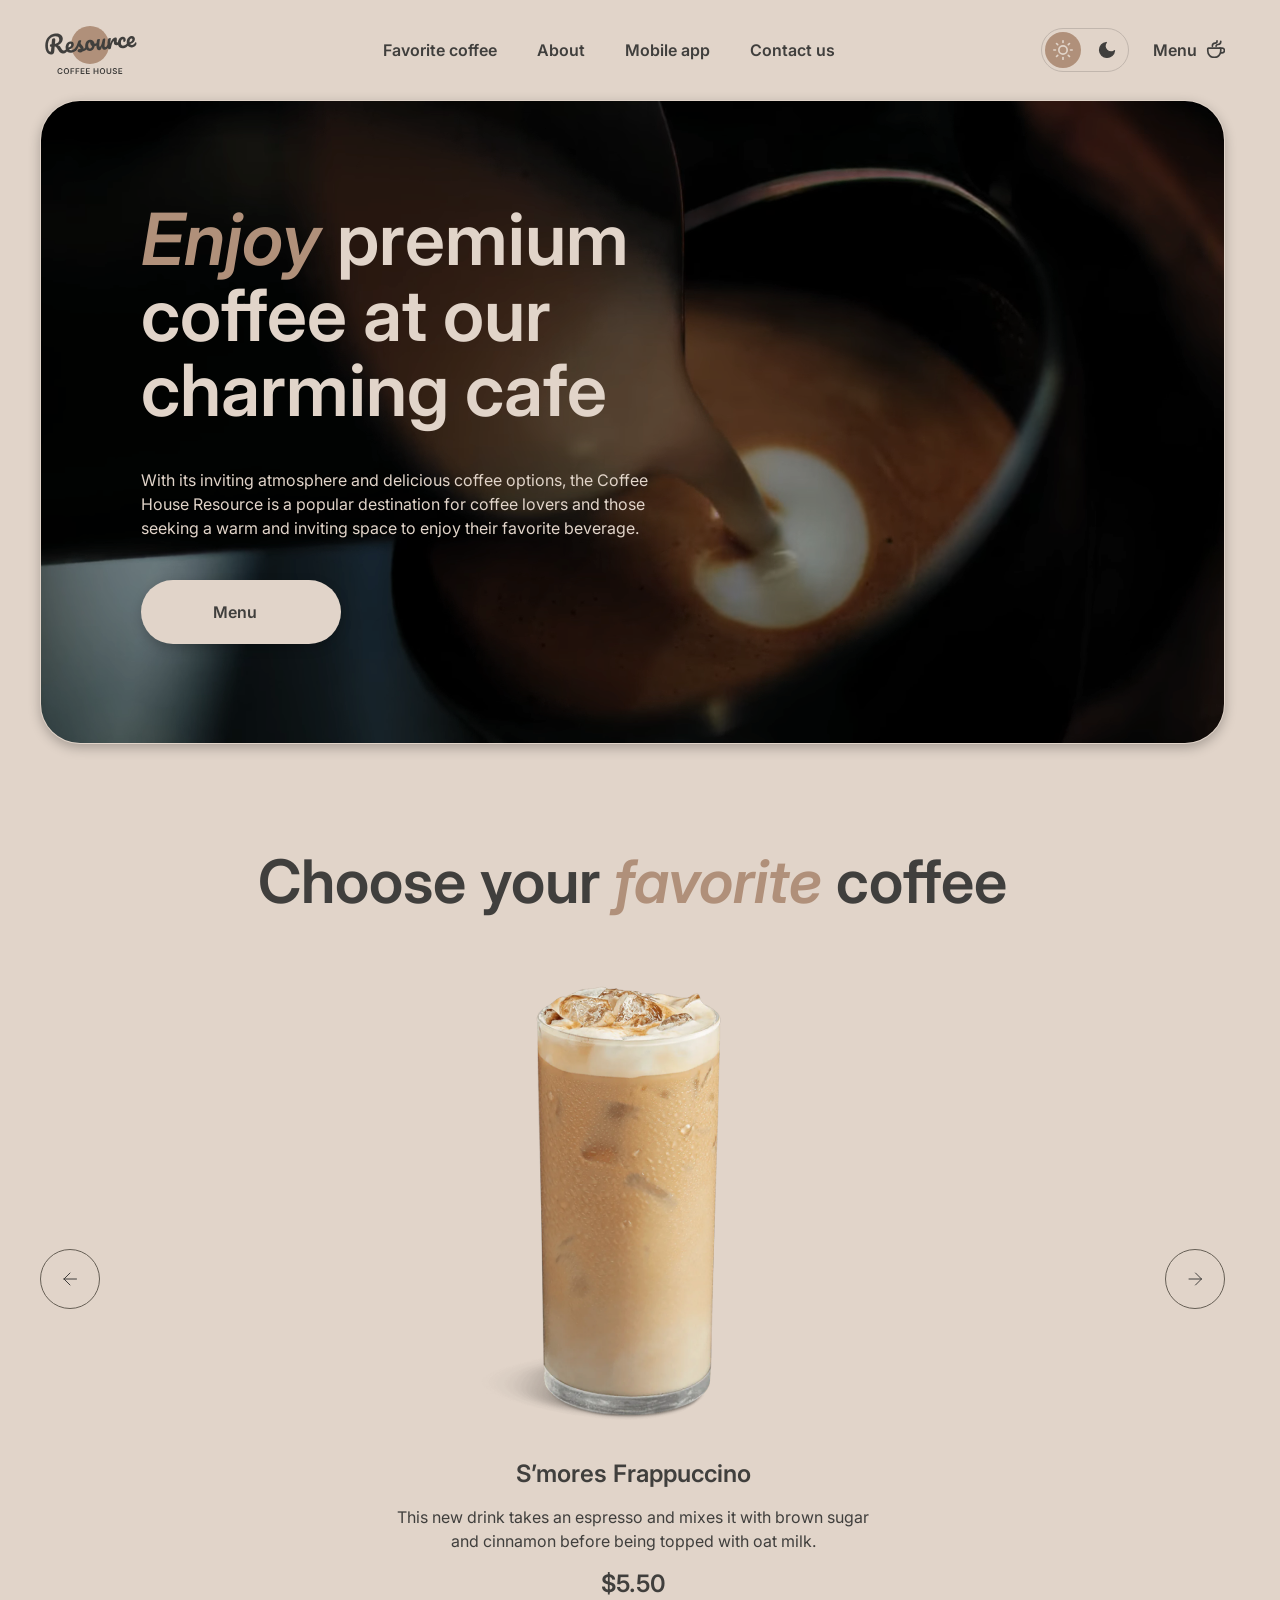
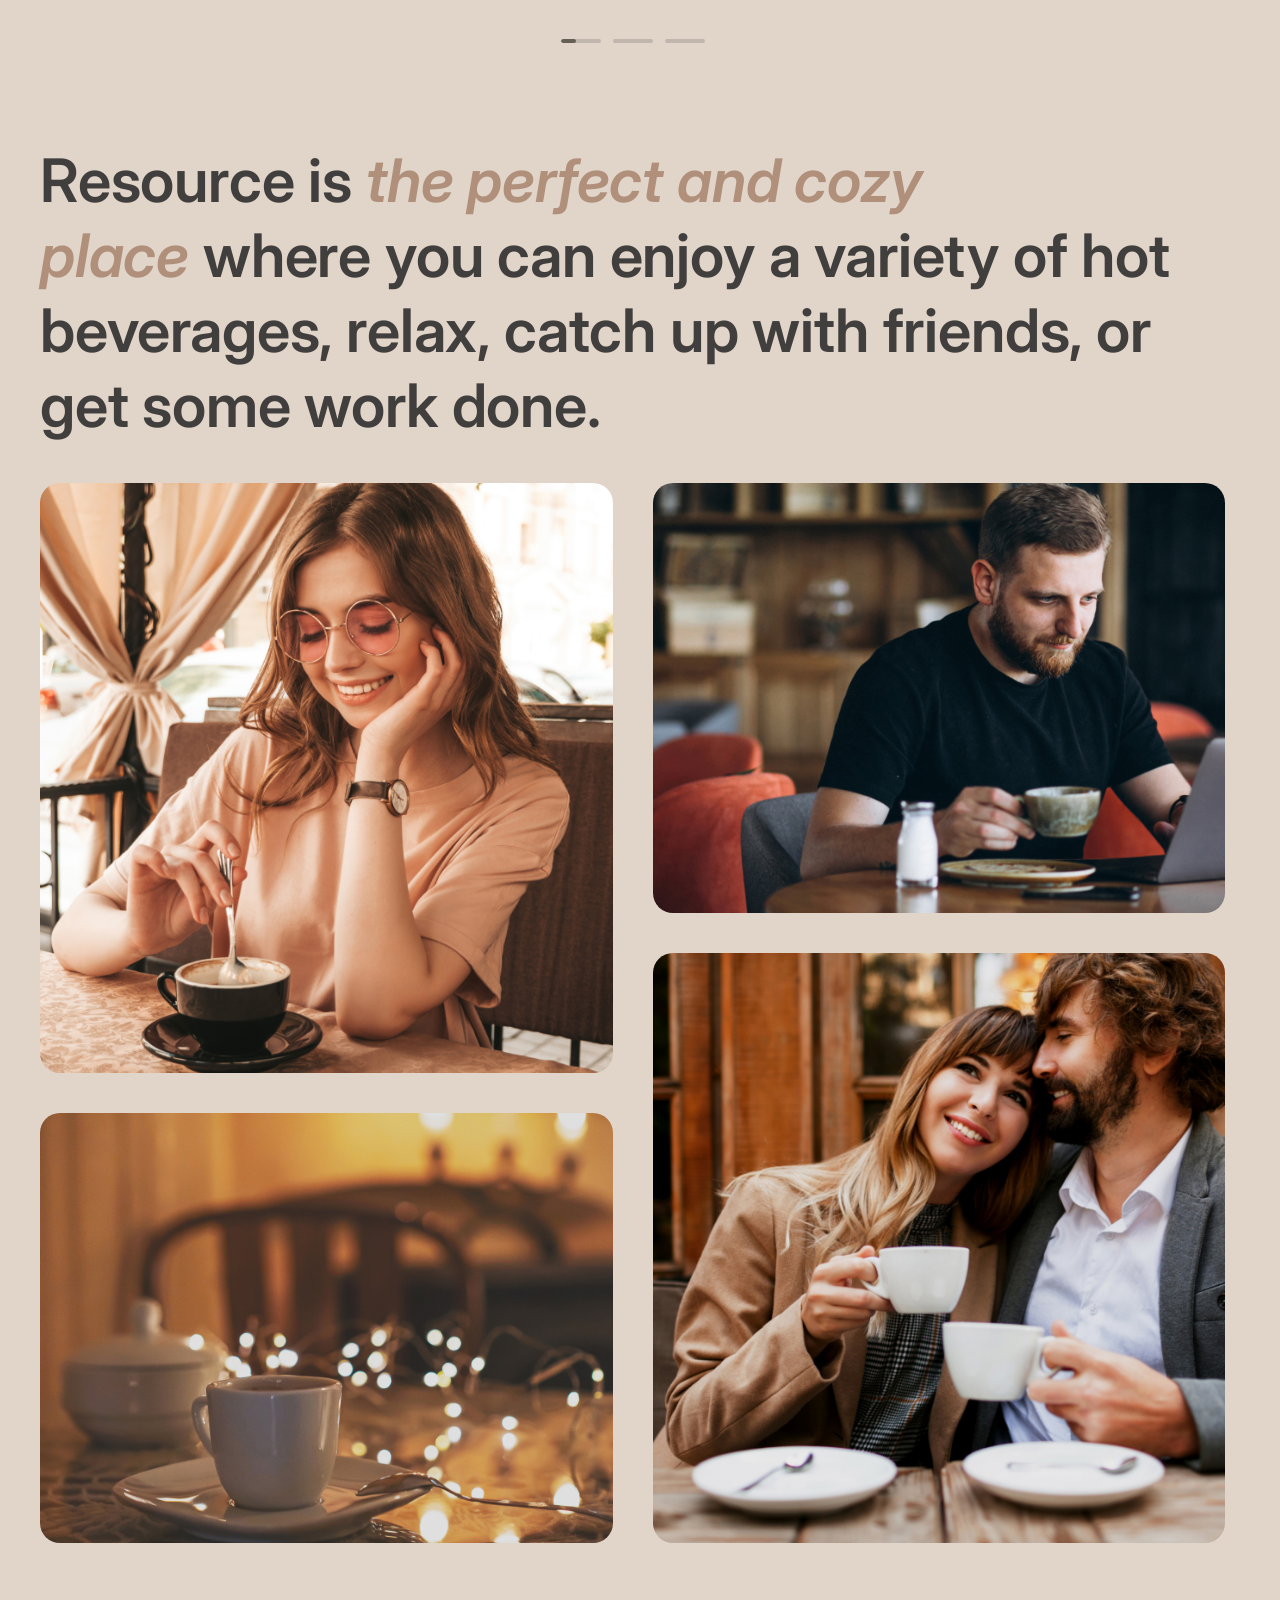
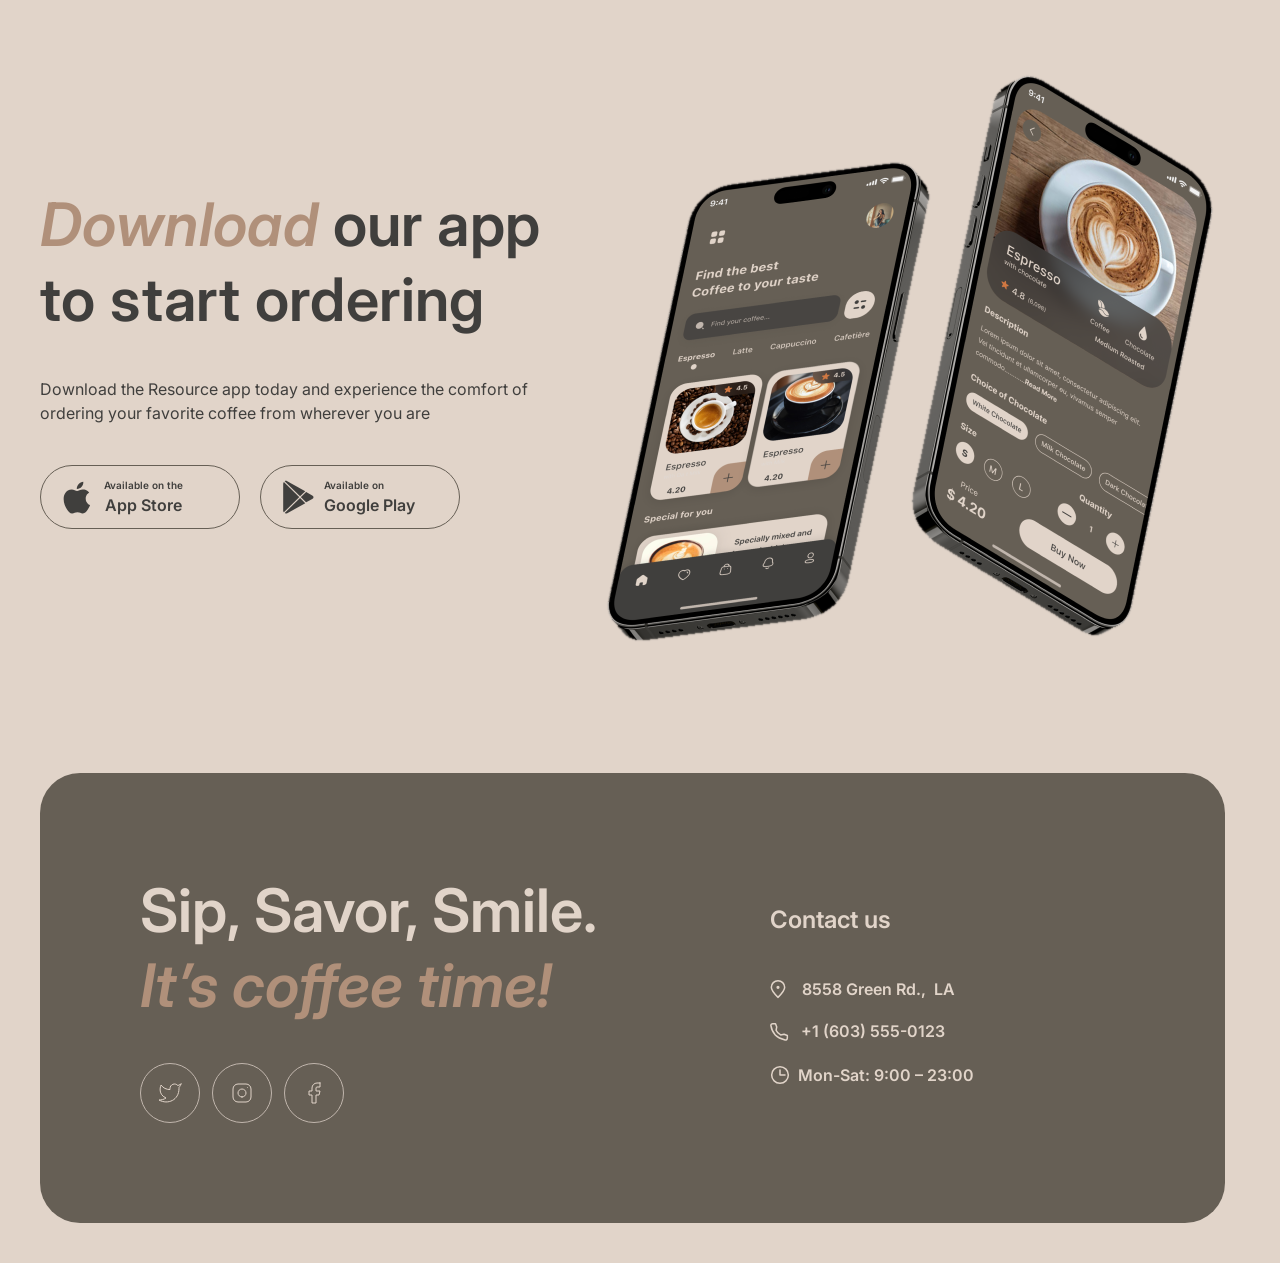
<file: pages/main/index.html>
<!doctype html>
<html lang="en">
  <head>
    <meta charset="UTF-8">
    <meta http-equiv="X-UA-Compatible" content="IE=edge">
    <meta name="viewport" content="width=device-width, initial-scale=1.0">
    <title>Coffee-house | Main page</title>
    <link rel="icon" type="image/png" href="../../assets/favicon.png">
    <link rel="stylesheet" href="../../styles/modern-normalize.css">
    <link rel="stylesheet" href="../../styles/variables.css">
    <link rel="stylesheet" href="../../styles/common.css">
    <link rel="stylesheet" href="../../styles/theme.css">
    <link rel="stylesheet" href="../../pages/main/style.css">
    <link rel="stylesheet" href="../../pages/main/media.css">
    <script src="../../scripts/theme.js"></script>
    <script src="../../scripts/burger.js" defer></script>
    <script src="./scripts/slider.js" defer></script>
  </head>

  <body>
    <div class="container">
      <header class="header">
        <div class="header__logo">
          <a href="../../pages/main/index.html" class="header__logo-link">
            <img
              src="../../assets/icons/logo.svg"
              alt="header-logo"
              class="header__logo-img header__logo-img--light">
            <img
              src="../../assets/icons/logo-dark.svg"
              alt="header-logo"
              class="header__logo-img header__logo-img--dark">
          </a>
        </div>
        <div class="header-menu-container">
          <input id="menu__toggle" type="checkbox">
          <label class="m-menu__overlay" for="menu__toggle"></label>
          <nav class="menu">
            <ul class="menu__list">
              <li class="menu__item">
                <a href="#favorite" class="menu__link">Favorite coffee</a>
              </li>
              <li class="menu__item">
                <a href="#about" class="menu__link">About</a>
              </li>
              <li class="menu__item">
                <a href="#download" class="menu__link">Mobile app</a>
              </li>
              <li class="menu__item">
                <a href="#footer" class="menu__link">Contact us</a>
              </li>
            </ul>
            <div class="coffee-menu coffee-menu--mobile">
              <a href="../../pages/menu/index.html" class="coffee__menu-link">
                <span class="coffee-menu__text">Menu</span>
                <svg
                  width="18"
                  height="18"
                  viewBox="0 0 18 18"
                  fill="none"
                  xmlns="http://www.w3.org/2000/svg"
                >
                  <path
                    d="M14.167 9.76667V11.6667C14.167 14.8883 11.5553 17.5 8.33366 17.5C5.112 17.5 2.50033 14.8883 2.50033 11.6667V9.76667C2.50033 9.4353 2.76896 9.16667 3.10033 9.16667H13.567C13.8984 9.16667 14.167 9.4353 14.167 9.76667Z"
                    stroke="currentColor"
                    stroke-width="1.5"
                    stroke-linecap="round"
                    stroke-linejoin="round"
                  />
                  <path
                    d="M10.0003 7.50008C10.0003 6.66675 10.5956 5.83341 11.786 5.83341V5.83341C13.101 5.83341 14.167 4.76743 14.167 3.45246V2.91675"
                    stroke="currentColor"
                    stroke-width="1.5"
                    stroke-linecap="round"
                    stroke-linejoin="round"
                  />
                  <path
                    d="M6.66634 7.5V7.08333C6.66634 5.70262 7.78563 4.58333 9.16634 4.58333V4.58333C10.0868 4.58333 10.833 3.83714 10.833 2.91667V2.5"
                    stroke="currentColor"
                    stroke-width="1.5"
                    stroke-linecap="round"
                    stroke-linejoin="round"
                  />
                  <path
                    d="M13.333 9.16675H15.4163C16.5669 9.16675 17.4997 10.0995 17.4997 11.2501C17.4997 12.4007 16.5669 13.3334 15.4163 13.3334H14.1663"
                    stroke="currentColor"
                    stroke-width="1.5"
                    stroke-linecap="round"
                    stroke-linejoin="round"
                  />
                </svg>
              </a>
            </div>
          </nav>
          <div class="header-actions">
            <button
              class="theme-toggle"
              id="theme-toggle"
              type="button"
              aria-label="Switch to dark theme"
            >
              <span class="theme-toggle__thumb" aria-hidden="true"></span>
              <span class="theme-toggle__icon sun-icon" aria-hidden="true">
                <svg
                  viewBox="0 0 24 24"
                  stroke-width="2"
                  stroke-linecap="round"
                  stroke-linejoin="round"
                >
                  <circle cx="12" cy="12" r="5"></circle>
                  <line x1="12" y1="1" x2="12" y2="3"></line>
                  <line x1="12" y1="21" x2="12" y2="23"></line>
                  <line x1="4.22" y1="4.22" x2="5.64" y2="5.64"></line>
                  <line x1="18.36" y1="18.36" x2="19.78" y2="19.78"></line>
                  <line x1="1" y1="12" x2="3" y2="12"></line>
                  <line x1="21" y1="12" x2="23" y2="12"></line>
                  <line x1="4.22" y1="19.78" x2="5.64" y2="18.36"></line>
                  <line x1="18.36" y1="5.64" x2="19.78" y2="4.22"></line>
                </svg>
              </span>
              <span class="theme-toggle__icon moon-icon" aria-hidden="true">
                <svg
                  viewBox="0 0 24 24"
                  stroke-width="2"
                  stroke-linecap="round"
                  stroke-linejoin="round"
                >
                  <path
                    d="M21 12.79A9 9 0 1 1 11.21 3 7 7 0 0 0 21 12.79z"
                  ></path>
                </svg>
              </span>
            </button>
            <div class="coffee-menu coffee-menu--desktop">
              <a href="../../pages/menu/index.html" class="coffee__menu-link">
                <span class="coffee-menu__text">Menu</span>
                <svg
                  width="18"
                  height="18"
                  viewBox="0 0 18 18"
                  fill="none"
                  xmlns="http://www.w3.org/2000/svg"
                >
                  <path
                    d="M14.167 9.76667V11.6667C14.167 14.8883 11.5553 17.5 8.33366 17.5C5.112 17.5 2.50033 14.8883 2.50033 11.6667V9.76667C2.50033 9.4353 2.76896 9.16667 3.10033 9.16667H13.567C13.8984 9.16667 14.167 9.4353 14.167 9.76667Z"
                    stroke="currentColor"
                    stroke-width="1.5"
                    stroke-linecap="round"
                    stroke-linejoin="round"
                  />
                  <path
                    d="M10.0003 7.50008C10.0003 6.66675 10.5956 5.83341 11.786 5.83341V5.83341C13.101 5.83341 14.167 4.76743 14.167 3.45246V2.91675"
                    stroke="currentColor"
                    stroke-width="1.5"
                    stroke-linecap="round"
                    stroke-linejoin="round"
                  />
                  <path
                    d="M6.66634 7.5V7.08333C6.66634 5.70262 7.78563 4.58333 9.16634 4.58333V4.58333C10.0868 4.58333 10.833 3.83714 10.833 2.91667V2.5"
                    stroke="currentColor"
                    stroke-width="1.5"
                    stroke-linecap="round"
                    stroke-linejoin="round"
                  />
                  <path
                    d="M13.333 9.16675H15.4163C16.5669 9.16675 17.4997 10.0995 17.4997 11.2501C17.4997 12.4007 16.5669 13.3334 15.4163 13.3334H14.1663"
                    stroke="currentColor"
                    stroke-width="1.5"
                    stroke-linecap="round"
                    stroke-linejoin="round"
                  />
                </svg>
              </a>
            </div>
          </div>
          <label class="menu__btn" for="menu__toggle" role="button" aria-label="Open menu" aria-expanded="false">
            <span></span>
          </label>
        </div>
      </header>
      <main class="main">
        <section class="enjoy">
          <div class="enjoy-container">
            <video
              autoplay
              muted
              loop
              playsinline
              class="enjoy-video"
              poster="../../assets/images/img-hero.jpg"
            >
              <source src="../../assets/video.webm" type="video/webm">
            </video>
            <div class="enjoy-container__content">
              <h1 class="enjoy-container__title">
                <span>Enjoy&nbsp;</span>premium coffee at our charming cafe
              </h1>
              <p class="enjoy-container__subtitle">
                With its inviting atmosphere and delicious coffee options, the
                Coffee House Resource is a popular destination for coffee lovers
                and those seeking a warm and inviting space to enjoy their
                favorite beverage.
              </p>
              <a href="../../pages/menu/index.html" class="enjoy-content__btn">
                <span class="enjoy-btn__text">Menu</span>
                <img
                  class="enjoy-btn__image"
                  src="../../assets/images/menu-coffee-cup.png"
                  alt="a cup of coffee">
              </a>
            </div>
          </div>
        </section>
        <section class="favorite" id="favorite">
          <div class="favorite-container">
            <h2 class="favorite-container__title">
              Choose your <span>favorite</span> coffee
            </h2>
            <div class="favorite-container__slider" role="region" aria-label="Coffee slider">
              <div class="main-slide">
                <button class="main-slide__btn arrow-left" type="button" aria-label="Previous slide">
                  <svg
                    width="14"
                    height="14"
                    viewBox="0 0 14 14"
                    fill="none"
                    xmlns="http://www.w3.org/2000/svg"
                  >
                    <path
                      d="M13.5 7H1M1 7L7 1M1 7L7 13"
                      stroke="#403F3D"
                      stroke-linecap="round"
                      stroke-linejoin="round"
                    />
                  </svg>
                </button>
                <div class="favorite__view-area">
                  <div class="favorite-slider">
                    <div class="main-slide__card">
                      <div class="slider-card__img">
                        <img
                          src="../../assets/images/slider-1.png"
                          alt="Frappuccino slide">
                      </div>
                      <div class="slider-card__desc">
                        <h3 class="slider-desc__title">
                          S&rsquo;mores Frappuccino
                        </h3>
                        <p class="slider-desc__text">
                          This new drink takes an espresso and mixes it with
                          brown sugar and cinnamon before being topped with oat
                          milk.
                        </p>
                        <p class="slider-desc__price">&#36;5.50</p>
                      </div>
                    </div>
                    <div class="main-slide__card">
                      <div class="slider-card__img">
                        <img
                          src="../../assets/images/slider-2.png"
                          alt="Caramel Macchiato slide">
                      </div>
                      <div class="slider-card__desc">
                        <h3 class="slider-desc__title">Caramel Macchiato</h3>
                        <p class="slider-desc__text">
                          Fragrant and unique classic espresso with rich
                          caramel-peanut syrup, with cream under whipped thick
                          foam.
                        </p>
                        <p class="slider-desc__price">&#36;5.00</p>
                      </div>
                    </div>
                    <div class="main-slide__card">
                      <div class="slider-card__img">
                        <img
                          src="../../assets/images/slider-3.png"
                          alt="Ice coffee slide">
                      </div>
                      <div class="slider-card__desc">
                        <h3 class="slider-desc__title">Ice coffee</h3>
                        <p class="slider-desc__text">
                          A popular summer drink that tones and invigorates.
                          Prepared from coffee, milk and ice.
                        </p>
                        <p class="slider-desc__price">&#36;4.50</p>
                      </div>
                    </div>
                  </div>
                </div>
                <button class="main-slide__btn arrow-right" type="button" aria-label="Next slide">
                  <svg
                    width="14"
                    height="14"
                    viewBox="0 0 14 14"
                    fill="none"
                    xmlns="http://www.w3.org/2000/svg"
                  >
                    <path
                      d="M1 7H13.5M13.5 7L7.5 1M13.5 7L7.5 13"
                      stroke="#403F3D"
                      stroke-linecap="round"
                      stroke-linejoin="round"
                    />
                  </svg>
                </button>
              </div>
              <div class="slider-pagination">
                <button class="slider-pagination__item active" type="button" aria-label="Slide 1">
                  <span class="line"></span>
                </button>
                <button class="slider-pagination__item" type="button" aria-label="Slide 2">
                  <span class="line"></span>
                </button>
                <button class="slider-pagination__item" type="button" aria-label="Slide 3">
                  <span class="line"></span>
                </button>
              </div>
            </div>
          </div>
        </section>
        <section class="about" id="about">
          <div class="about-container">
            <h2 class="about-container__title">
              Resource is<span>&nbsp;the perfect and cozy place&nbsp;</span
              >where you can enjoy a variety of hot beverages, relax, catch up
              with friends, or get some work done.
            </h2>
            <div class="about-container__gallery">
              <div class="about-gallery__item item1">
                <img
                  src="../../assets/images/about/1.jpg"
                  alt="gallery image">
              </div>
              <div class="about-gallery__item item2">
                <img
                  src="../../assets/images/about/2.jpg"
                  alt="gallery image">
              </div>
              <div class="about-gallery__item item3">
                <img
                  src="../../assets/images/about/3.jpg"
                  alt="gallery image">
              </div>
              <div class="about-gallery__item item4">
                <img
                  src="../../assets/images/about/4.jpg"
                  alt="gallery image">
              </div>
            </div>
          </div>
        </section>
        <section class="download" id="download">
          <div class="download-container">
            <div class="download-container__left">
              <h2 class="left__title">
                <span>Download&nbsp;</span>our app to&nbsp;start ordering
              </h2>
              <p class="left__text">
                Download the Resource app today and experience the comfort of
                ordering your favorite coffee from wherever you are
              </p>
              <div class="left__btns">
                <a href="#" class="left-btn">
                  <svg
                    width="28"
                    height="33"
                    viewBox="0 0 28 33"
                    fill="none"
                    xmlns="http://www.w3.org/2000/svg"
                  >
                    <path
                      d="M22.7073 17.6307C22.6704 13.6324 26.065 11.6872 26.2203 11.5966C24.2977 8.86366 21.3178 8.49026 20.2707 8.46048C17.7679 8.20369 15.3403 9.92062 14.0654 9.92062C12.765 9.92062 10.8017 8.48529 8.68579 8.52747C5.96293 8.56841 3.41566 10.1055 2.0186 12.4923C-0.864579 17.359 1.28572 24.5108 4.04802 28.4446C5.42981 30.3712 7.04444 32.5223 9.15784 32.4466C11.2254 32.3635 11.9978 31.1614 14.4929 31.1614C16.9651 31.1614 17.6903 32.4466 19.8457 32.3983C22.0647 32.3635 23.4618 30.463 24.7952 28.519C26.392 26.3108 27.0333 24.1362 27.0588 24.0245C27.0066 24.0071 22.7493 22.4229 22.7073 17.6307Z"
                      fill="#403F3D"
                    />
                    <path
                      d="M18.6357 5.87268C19.7477 4.51675 20.5086 2.67205 20.2974 0.800049C18.6879 0.86952 16.675 1.88554 15.5159 3.21169C14.4903 4.38029 13.5742 6.29571 13.8109 8.097C15.6189 8.2285 17.4753 7.20752 18.6357 5.87268Z"
                      fill="#403F3D"
                    />
                  </svg>
                  <div class="left-btn_desc">
                    <span class="small">&nbsp;Available on the</span>
                    <span class="big">&nbsp;App Store</span>
                  </div>
                </a>
                <a href="#" class="left-btn">
                  <svg
                    width="31"
                    height="34"
                    viewBox="0 0 31 34"
                    fill="none"
                    xmlns="http://www.w3.org/2000/svg"
                  >
                    <path
                      d="M0.755796 2.20297C0.393349 2.57289 0.183594 3.14884 0.183594 3.89471V30.4994C0.183594 31.2453 0.393349 31.8212 0.755796 32.1911L0.845252 32.2723L16.1359 17.37V17.0181L0.845252 2.11575L0.755796 2.20297Z"
                      fill="#403F3D"
                    />
                    <path
                      d="M23.0776 22.34L17.9863 17.37V17.0181L23.0837 12.0482L23.1979 12.1128L29.2345 15.4617C30.9573 16.4121 30.9573 17.976 29.2345 18.9324L23.1979 22.2753L23.0776 22.34Z"
                      fill="#403F3D"
                    />
                    <path
                      d="M22.2733 23.2007L17.0617 18.1195L1.68164 33.1166C2.25384 33.7031 3.18695 33.7737 4.24807 33.1873L22.2733 23.2007Z"
                      fill="#403F3D"
                    />
                    <path
                      d="M22.2733 11.1876L4.24807 1.20103C3.18695 0.620579 2.25384 0.691254 1.68164 1.27772L17.0617 16.2688L22.2733 11.1876Z"
                      fill="#403F3D"
                    />
                  </svg>
                  <div class="left-btn_desc">
                    <span class="small">Available on</span>
                    <span class="big">Google Play</span>
                  </div>
                </a>
              </div>
            </div>
            <img
              class="download-container__right"
              src="../../assets/images/phones.png"
              alt="phones image">
          </div>
        </section>
      </main>
      <footer class="footer" id="footer">
        <div class="footer-container">
          <div class="footer-container__left">
            <h2 class="footer-container__title">
              Sip, Savor, Smile. <span>It&rsquo;s coffee time!</span>
            </h2>
            <div class="footer-container__socials">
              <a href="https://twitter.com/" target="_blank">
                <svg
                  width="24"
                  height="20"
                  viewBox="0 0 24 20"
                  fill="none"
                  xmlns="http://www.w3.org/2000/svg"
                >
                  <path
                    d="M23 1.01006C23 1.01006 20.9821 2.20217 19.86 2.54006C19.2577 1.84757 18.4573 1.35675 17.567 1.13398C16.6767 0.911216 15.7395 0.967251 14.8821 1.29451C14.0247 1.62177 13.2884 2.20446 12.773 2.96377C12.2575 3.72309 11.9877 4.62239 12 5.54006V6.54006C10.2426 6.58562 8.50127 6.19587 6.93101 5.4055C5.36074 4.61513 4.01032 3.44869 3 2.01006C3 2.01006 -1 11.0101 8 15.0101C5.94053 16.408 3.48716 17.109 1 17.0101C10 22.0101 21 17.0101 21 5.51006C20.9991 5.23151 20.9723 4.95365 20.92 4.68006C21.9406 3.67355 23 1.01006 23 1.01006Z"
                    stroke="#E1D4C9"
                    stroke-linecap="round"
                    stroke-linejoin="round"
                  />
                </svg>
              </a>
              <a href="https://instagram.com/" target="_blank">
                <svg
                  width="20"
                  height="20"
                  viewBox="0 0 20 20"
                  fill="none"
                  xmlns="http://www.w3.org/2000/svg"
                >
                  <path
                    d="M10 14C12.2091 14 14 12.2091 14 10C14 7.79086 12.2091 6 10 6C7.79086 6 6 7.79086 6 10C6 12.2091 7.79086 14 10 14Z"
                    stroke="#E1D4C9"
                    stroke-linecap="round"
                    stroke-linejoin="round"
                  />
                  <path
                    d="M1 14V6C1 3.23858 3.23858 1 6 1H14C16.7614 1 19 3.23858 19 6V14C19 16.7614 16.7614 19 14 19H6C3.23858 19 1 16.7614 1 14Z"
                    stroke="#E1D4C9"
                  />
                  <path
                    d="M15.5 4.51L15.51 4.49889"
                    stroke="#E1D4C9"
                    stroke-linecap="round"
                    stroke-linejoin="round"
                  />
                </svg>
              </a>
              <a href="https://facebook.com/" target="_blank">
                <svg
                  width="13"
                  height="22"
                  viewBox="0 0 13 22"
                  fill="none"
                  xmlns="http://www.w3.org/2000/svg"
                >
                  <path
                    d="M12 1H9C7.67392 1 6.40215 1.52678 5.46447 2.46447C4.52678 3.40215 4 4.67392 4 6V9H1V13H4V21H8V13H11L12 9H8V6C8 5.73478 8.10536 5.48043 8.29289 5.29289C8.48043 5.10536 8.73478 5 9 5H12V1Z"
                    stroke="#E1D4C9"
                    stroke-linecap="round"
                    stroke-linejoin="round"
                  />
                </svg>
              </a>
            </div>
          </div>

          <div class="footer-container__right">
            <h3 class="footer-container__text">Contact us</h3>

            <ul class="footer-container__list">
              <li class="footer-list__item">
                <a
                  href="https://www.google.com/maps/search/8558+Green+Road+Los+Angeles"
                  class="list-item__link"
                  target="_blank"
                >
                  <svg
                    width="16"
                    height="20"
                    viewBox="0 0 16 20"
                    fill="none"
                    xmlns="http://www.w3.org/2000/svg"
                  >
                    <path
                      d="M14.6663 8.33329C14.6663 12.0152 7.99967 18.3333 7.99967 18.3333C7.99967 18.3333 1.33301 12.0152 1.33301 8.33329C1.33301 4.65139 4.31778 1.66663 7.99967 1.66663C11.6816 1.66663 14.6663 4.65139 14.6663 8.33329Z"
                      stroke="#E1D4C9"
                      stroke-width="1.5"
                    />
                    <path
                      d="M8.00033 9.16667C8.46056 9.16667 8.83366 8.79357 8.83366 8.33333C8.83366 7.8731 8.46056 7.5 8.00033 7.5C7.54009 7.5 7.16699 7.8731 7.16699 8.33333C7.16699 8.79357 7.54009 9.16667 8.00033 9.16667Z"
                      fill="#E1D4C9"
                      stroke="#E1D4C9"
                      stroke-width="1.5"
                      stroke-linecap="round"
                      stroke-linejoin="round"
                    />
                  </svg>
                  &nbsp;&nbsp;8558 Green Rd.,&nbsp; LA
                </a>
              </li>
              <li class="footer-list__item">
                <a href="tel:+16035550123" class="list-item__link">
                  <svg
                    width="19"
                    height="19"
                    viewBox="0 0 19 19"
                    fill="none"
                    xmlns="http://www.w3.org/2000/svg"
                  >
                    <path
                      d="M14.0984 12.2516L10.6665 12.9166C8.34845 11.7531 6.91654 10.4166 6.08321 8.33329L6.72483 4.89154L5.51197 1.66663L2.72946 1.66663C1.60191 1.66663 0.714659 2.59958 0.901079 3.71161C1.29888 6.08454 2.37231 10.0391 5.24987 12.9166C8.27338 15.9401 12.5661 17.3318 15.1378 17.9288C16.299 18.1983 17.3332 17.2908 17.3332 16.0988L17.3332 13.4843L14.0984 12.2516Z"
                      stroke="#E1D4C9"
                      stroke-width="1.5"
                      stroke-linecap="round"
                      stroke-linejoin="round"
                    />
                  </svg>
                  &nbsp;+1 (603) 555-0123
                </a>
              </li>
              <li class="footer-list__item">
                <svg
                  width="20"
                  height="20"
                  viewBox="0 0 20 20"
                  fill="none"
                  xmlns="http://www.w3.org/2000/svg"
                >
                  <path
                    d="M10 5L10 10L15 10"
                    stroke="#E1D4C9"
                    stroke-width="1.5"
                    stroke-linecap="round"
                    stroke-linejoin="round"
                  />
                  <path
                    d="M10.0003 18.3333C14.6027 18.3333 18.3337 14.6023 18.3337 9.99996C18.3337 5.39759 14.6027 1.66663 10.0003 1.66663C5.39795 1.66663 1.66699 5.39759 1.66699 9.99996C1.66699 14.6023 5.39795 18.3333 10.0003 18.3333Z"
                    stroke="#E1D4C9"
                    stroke-width="1.5"
                    stroke-linecap="round"
                    stroke-linejoin="round"
                  />
                </svg>
                Mon-Sat: 9:00 &ndash; 23:00
              </li>
            </ul>
          </div>
        </div>
      </footer>
    </div>
  </body>
</html>
</file>
<file: styles/variables.css>
:root {
  --font-main: 'Inter', system-ui, -apple-system, sans-serif;
  /* Desktop / 1440 — exact Figma */
  --font-hero: 4.5rem; /* 72px */
  --font-h2: 3.75rem; /* 60px */
  --font-h3: 1.5rem; /* 24px */
  --font-body: 1rem;
  --font-caption: 0.625rem;

  --space-1: 0.25rem;
  --space-2: 0.5rem;
  --space-3: 0.75rem;
  --space-4: 1rem;
  --space-5: 1.25rem;
  --space-6: 1.5rem;
  --space-8: 2rem;
  --space-10: 2.5rem;
  --space-15: 3.75rem;
  --space-25: 6.25rem;

  --container-max: 1440px;
  --container-padding: 40px;

  /* Rhythm — 100px between sections on all control widths */
  --section-gap: 100px;
  --hero-pad-block: 100px;
  --hero-pad-inline: 100px;
  --footer-pad-block: 100px;
  --footer-pad-inline: 100px;
  --footer-gap: 100px;
  --about-img-height: 590px;
  --download-stack-gap: 100px;

  --radius-sm: 8px;
  --radius-md: 16px;
  --radius-lg: 20px;
  --radius-xl: 40px;
  --radius-full: 100px;

  --bg-body: #e1d4c9;
  --text-primary: #403f3d;
  --text-secondary: #403f3d;
  --text-muted: #665f55;
  --text-accent: #b0907a;
  --text-light: #e1d4c9;

  --bg-container: #665f55;
  --bg-card: #e1d4c9;
  --bg-card-inner: #e1d4c9;
  --border-color: #c1b6ad;
  --border-dark: #665f55;
  --border-light: #e1d4c9;

  --btn-bg: #e1d4c9;
  --btn-text: #403f3d;
  --btn-hover-bg: #665f55;
  --btn-hover-text: #e1d4c9;

  --active-bg: #665f55;
  --active-text: #e1d4c9;

  --pagination-bg: #c1b6ad;
  --pagination-active: #665f55;

  --modal-overlay: rgba(0, 0, 0, 0.6);
  --modal-bg: #e1d4c9;
  --shadow-color: rgba(0, 0, 0, 0.25);

  --theme-transition: background-color 0.25s ease, color 0.25s ease, border-color 0.25s ease;
}

[data-theme="dark"] {
  --bg-body: #1b1715;
  --text-primary: #e1d4c9;
  --text-secondary: #c1b6ad;
  --text-muted: #c1b6ad;
  --text-accent: #d4a373;
  --text-light: #e1d4c9;

  --bg-container: #2a2421;
  --bg-card: #231e1b;
  --bg-card-inner: #2f2824;
  --border-color: #4a4039;
  --border-dark: #d4a373;
  --border-light: #4a4039;

  --btn-bg: #231e1b;
  --btn-text: #e1d4c9;
  --btn-hover-bg: #d4a373;
  --btn-hover-text: #1b1715;

  --active-bg: #d4a373;
  --active-text: #1b1715;

  --pagination-bg: #3d3530;
  --pagination-active: #d4a373;

  --modal-overlay: rgba(0, 0, 0, 0.8);
  --modal-bg: #231e1b;
  --shadow-color: rgba(0, 0, 0, 0.5);
}

/*
  Fluid bridge 768 → 380 for values that actually change in Figma.
  Section gaps and about image height stay 100 / 590 (same in both frames).
*/
@media (max-width: 768px) {
  :root {
    --font-hero: clamp(2.625rem, 0.789rem + 7.732vw, 4.5rem); /* 42→72 */
    --font-h2: clamp(2rem, 0.286rem + 7.216vw, 3.75rem); /* 32→60 */
    /* h3 stays 24px in Figma on all breakpoints (product titles, prices) */

    --container-padding: clamp(16px, -7.5px + 6.186vw, 40px);

    --hero-pad-block: clamp(60px, 20.8px + 10.309vw, 100px);
    --hero-pad-inline: clamp(16px, -27.1px + 11.34vw, 60px);

    --footer-pad-block: clamp(60px, 20.8px + 10.309vw, 100px);
    --footer-pad-inline: clamp(16px, -27.1px + 11.34vw, 60px);
    --footer-gap: clamp(40px, -18.8px + 15.464vw, 100px);

    --download-stack-gap: clamp(40px, -18.8px + 15.464vw, 100px);
  }
}

/* 380 — hard lock to Figma mobile */
@media (max-width: 380px) {
  :root {
    --font-hero: 2.625rem; /* 42px */
    --font-h2: 2rem; /* 32px */
    --font-h3: 1.5rem; /* 24px — same as desktop in Figma */
    --container-padding: 16px;
    --section-gap: 100px;
    --hero-pad-block: 60px;
    --hero-pad-inline: 16px;
    --footer-pad-block: 60px;
    --footer-pad-inline: 16px;
    --footer-gap: 40px;
    --about-img-height: 590px;
    --download-stack-gap: 40px;
  }
}
</file>
<file: styles/common.css>
@import url('https://fonts.googleapis.com/css2?family=Inter:wght@400;600&display=swap');

*,
*::before,
*::after {
  box-sizing: border-box;
  margin: 0;
  padding: 0;
}

html {
  font-size: 100%;
  scroll-behavior: smooth;
  -webkit-text-size-adjust: 100%;
  scrollbar-gutter: stable;
}

body {
  min-height: 100vh;
  background-color: var(--bg-body);
  color: var(--text-primary);
  font-family: var(--font-main);
  font-size: var(--font-body);
  line-height: 1.5;
  font-weight: 400;
  -webkit-font-smoothing: antialiased;
  -moz-osx-font-smoothing: grayscale;
  transition: var(--theme-transition);
}

body.lock-scroll {
  overflow: hidden;
}

body.lock-scroll .enjoy-container {
  box-shadow: none;
}

a {
  color: inherit;
  text-decoration: none;
}

h1,
h2,
h3,
h4,
h5,
h6,
p {
  margin: 0;
  transition: color 0.25s ease;
}

ul,
ol {
  list-style: none;
  margin: 0;
  padding: 0;
}

button {
  font-family: inherit;
  font-size: inherit;
  color: inherit;
  background: none;
  border: none;
  cursor: pointer;
}

img,
svg,
video {
  display: block;
  max-width: 100%;
}

.container {
  width: 100%;
  max-width: var(--container-max);
  margin-inline: auto;
  padding-inline: var(--container-padding);
  padding-block: var(--space-5) var(--space-10);
}

.header {
  position: relative;
  display: flex;
  align-items: center;
  justify-content: space-between;
  width: 100%;
  height: 60px;
  margin-bottom: var(--space-5);
  z-index: 50;
}

.header__logo {
  display: flex;
  align-items: center;
  flex-shrink: 0;
}

.header__logo-link {
  position: relative;
  display: inline-block;
  width: 100px;
  height: 60px;
}

.header__logo-img {
  position: absolute;
  top: 0;
  left: 0;
  width: 100px;
  height: 60px;
  object-fit: contain;
  transition: opacity 0.25s ease;
}

.header__logo-img--dark {
  opacity: 0;
}

[data-theme="dark"] .header__logo-img--light {
  opacity: 0;
}

[data-theme="dark"] .header__logo-img--dark {
  opacity: 1;
}

.header-menu-container {
  display: flex;
  align-items: center;
  flex-grow: 1;
}

.menu {
  display: flex;
  align-items: center;
  width: 100%;
}

.menu__list {
  display: flex;
  align-items: center;
  gap: var(--space-10);
  margin-left: 27%;
}

.menu__link {
  position: relative;
  font-weight: 600;
  font-size: var(--font-body);
  color: var(--text-primary);
  padding-block: var(--space-1);
  white-space: nowrap;
  transition: color 0.3s ease;
}

.menu__link::after {
  content: '';
  position: absolute;
  bottom: 0;
  left: 0;
  width: 100%;
  height: 2px;
  background-color: var(--text-primary);
  transform: scaleX(0);
  transform-origin: center;
  transition: transform 0.3s ease;
  will-change: transform;
}

@media (hover: hover) and (pointer: fine) {
  .menu__link:hover::after {
    transform: scaleX(1);
  }
}

.menu__link.active::after {
  transform: scaleX(1);
}

.header-actions {
  display: flex;
  align-items: center;
  gap: var(--space-6);
  margin-left: auto;
  flex-shrink: 0;
}

.coffee-menu {
  display: flex;
  align-items: center;
}

.coffee-menu--mobile {
  display: none;
}

.coffee__menu-link {
  display: inline-flex;
  align-items: center;
  gap: var(--space-2);
  font-weight: 600;
  font-size: var(--font-body);
  color: var(--text-primary);
  position: relative;
  padding-block: var(--space-1);
}

.coffee__menu-link::after {
  content: '';
  position: absolute;
  bottom: 0;
  left: 0;
  width: 100%;
  height: 2px;
  background-color: var(--text-primary);
  transform: scaleX(0);
  transform-origin: center;
  transition: transform 0.3s ease;
  will-change: transform;
}

@media (hover: hover) and (pointer: fine) {
  .coffee__menu-link:hover::after {
    transform: scaleX(1);
  }
}

.coffee__menu-link svg {
  width: 20px;
  height: 20px;
  flex-shrink: 0;
  color: var(--text-primary);
  transform: translateY(-2px);
  transition: transform 0.3s ease;
}

#menu__toggle {
  position: absolute;
  opacity: 0;
  pointer-events: none;
}

.menu__btn {
  display: none;
}

.m-menu__overlay {
  display: none;
}

@media (max-width: 1080px) and (min-width: 769px) {
  .menu__list {
    margin-left: auto;
    margin-right: auto;
    gap: clamp(1rem, 2.2vw, 2rem);
  }

  .download-container {
    flex-direction: column;
    gap: var(--download-stack-gap);
  }
}

@media (max-width: 768px) {
  .header {
    position: relative;
    z-index: 10002;
  }

  .header-actions {
    display: flex;
    align-items: center;
    margin-left: auto;
    margin-right: var(--space-10);
  }

  .coffee-menu--desktop {
    display: none;
  }

  .coffee-menu--mobile {
    display: flex;
    align-items: center;
    margin-top: var(--space-10);
    margin-bottom: auto;
  }

  .menu__btn {
    display: flex;
    align-items: center;
    justify-content: center;
    width: 44px;
    height: 44px;
    border: 1px solid var(--border-dark);
    border-radius: 50%;
    cursor: pointer;
    background-color: transparent;
    z-index: 10002;
    transition: border-color 0.3s ease, background-color 0.3s ease, box-shadow 0.3s ease;
    flex-shrink: 0;
    margin-left: 0;
  }

  .menu__btn:hover {
    border-color: var(--text-accent);
    background-color: rgba(176, 144, 122, 0.12);
    box-shadow: 0 0 12px rgba(176, 144, 122, 0.3);
  }

  .menu__btn:hover>span::before,
  .menu__btn:hover>span::after {
    background-color: var(--text-accent);
  }

  [data-theme="dark"] .menu__btn:hover {
    background-color: rgba(212, 163, 115, 0.15);
    box-shadow: 0 0 14px rgba(212, 163, 115, 0.4);
  }

  .menu__btn>span {
    position: relative;
    display: block;
    width: 18px;
    height: 2px;
    background-color: transparent;
  }

  .menu__btn>span::before,
  .menu__btn>span::after {
    content: '';
    position: absolute;
    left: 0;
    width: 18px;
    height: 2px;
    background-color: var(--text-primary);
    transition:
      transform 0.35s ease,
      top 0.35s ease,
      background-color 0.3s ease;
  }

  .menu__btn>span::before {
    top: -4px;
  }

  .menu__btn>span::after {
    top: 4px;
  }

  #menu__toggle:checked~.menu__btn>span::before {
    top: 0;
    transform: rotate(45deg);
  }

  #menu__toggle:checked~.menu__btn>span::after {
    top: 0;
    transform: rotate(-45deg);
  }

  .menu {
    position: fixed;
    top: 80px;
    right: -100%;
    width: 100%;
    height: calc(100vh - 80px);
    height: calc(100dvh - 80px);
    background-color: var(--bg-body);
    display: flex;
    flex-direction: column;
    align-items: center;
    justify-content: flex-start;
    padding-inline: var(--space-8);
    padding-block: clamp(2rem, 5vh, 3.5rem);
    overflow-y: auto;
    z-index: 10000;
    visibility: hidden;
    transition:
      right 0.4s cubic-bezier(0.16, 1, 0.3, 1),
      visibility 0.4s ease,
      background-color 0.25s ease;
  }

  #menu__toggle:checked~.menu {
    right: 0;
    visibility: visible;
  }

  .menu__list {
    flex-direction: column;
    align-items: center;
    gap: var(--space-8);
    width: 100%;
    margin: 0;
    margin-top: auto;
  }

  .menu__link,
  .coffee__menu-link {
    font-size: 2rem;
    line-height: 1.25;
    padding-block: var(--space-2);
  }

  .coffee__menu-link svg {
    width: 32px;
    height: 32px;
    transform: translateY(-3px);
  }

  .m-menu__overlay {
    display: none;
  }
}

.footer-container {
  display: flex;
  gap: var(--footer-gap);
  background-color: var(--bg-container);
  border-radius: var(--radius-xl);
  padding: var(--footer-pad-block) var(--footer-pad-inline);
  margin-top: var(--section-gap);
  transition: background-color 0.3s ease;
}

.footer-container__left {
  max-width: 530px;
  display: flex;
  flex-direction: column;
}

.footer-container__title {
  font-size: var(--font-h2);
  line-height: 1.25;
  color: var(--text-light);
  font-weight: 600;
}

.footer-container__title>span {
  font-style: italic;
  color: var(--text-accent);
}

.footer-container__socials {
  display: flex;
  gap: var(--space-3);
  margin-top: var(--space-10);
}

.footer-container__socials a {
  display: flex;
  align-items: center;
  justify-content: center;
  width: 60px;
  height: 60px;
  border: 1px solid var(--border-color);
  border-radius: 50%;
  color: var(--text-light);
  transition:
    background-color 0.3s ease,
    border-color 0.3s ease,
    color 0.3s ease;
}

.footer-container__socials a svg path {
  stroke: currentColor;
  transition: stroke 0.3s ease;
}

@media (hover: hover) and (pointer: fine) {
  .footer-container__socials a:hover {
    background-color: var(--text-light);
    border-color: var(--text-light);
    color: var(--bg-container);
  }
}

.footer-container__right {
  display: flex;
  flex-direction: column;
  padding-top: var(--space-8);
  color: var(--text-light);
}

.footer-container__text {
  font-size: var(--font-h3);
  font-weight: 600;
  line-height: 1.25;
}

.footer-container__list {
  display: flex;
  flex-direction: column;
  gap: 14px;
  margin-top: var(--space-10);
}

.footer-list__item:last-of-type {
  padding-top: 4px;
}

.footer-list__item {
  display: flex;
  align-items: center;
  gap: var(--space-2);
  font-size: var(--font-body);
  font-weight: 600;
  color: var(--text-light);
}

.footer-list__item svg {
  flex-shrink: 0;
}

.list-item__link {
  display: inline-flex;
  align-items: center;
  gap: var(--space-2);
  color: var(--text-light);
  position: relative;
  padding-block: 2px;
}

.list-item__link::after {
  content: '';
  position: absolute;
  bottom: 0;
  left: 0;
  width: 100%;
  height: 2px;
  background-color: var(--text-light);
  transform: scaleX(0);
  transform-origin: left;
  transition: transform 0.3s ease;
}

@media (hover: hover) and (pointer: fine) {
  .list-item__link:hover::after {
    transform: scaleX(1);
  }
}

@media (max-width: 768px) {
  .footer-container {
    flex-direction: column;
    gap: var(--footer-gap);
    padding: var(--footer-pad-block) var(--footer-pad-inline);
  }

  .footer-container__right {
    padding-top: 0;
  }
}

@media (max-width: 380px) {
  .header-actions {
    margin-right: var(--space-5);
  }

  .footer-container {
    gap: var(--footer-gap);
    padding: var(--footer-pad-block) var(--footer-pad-inline);
  }

  .footer-container__socials a {
    width: 60px;
    height: 60px;
  }
}
</file>
<file: styles/theme.css>
.theme-toggle {
  display: inline-flex;
  align-items: center;
  width: 88px;
  height: 44px;
  padding: 3px;
  background-color: transparent;
  border: 1px solid var(--border-color);
  border-radius: var(--radius-full);
  cursor: pointer;
  position: relative;
  transition: border-color 0.3s ease;
  user-select: none;
  flex-shrink: 0;
  outline: none;
  box-sizing: border-box;
}

.theme-toggle:hover {
  border-color: var(--text-accent);
}

.theme-toggle:focus-visible {
  outline: 2px solid var(--text-accent);
  outline-offset: 2px;
}

.theme-toggle__thumb {
  position: absolute;
  top: 3px;
  left: 3px;
  width: 36px;
  height: 36px;
  background-color: var(--text-accent);
  border-radius: 50%;
  transition: transform 0.3s cubic-bezier(0.4, 0, 0.2, 1), background-color 0.3s ease;
  z-index: 1;
  pointer-events: none;
}

[data-theme="dark"] .theme-toggle__thumb {
  transform: translateX(44px);
}

.theme-toggle__icon {
  position: relative;
  width: 36px;
  height: 36px;
  display: flex;
  align-items: center;
  justify-content: center;
  z-index: 2;
  pointer-events: none;
  transition: color 0.3s ease;
}

.theme-toggle__icon svg {
  width: 20px;
  height: 20px;
  display: block;
}

.theme-toggle__icon.sun-icon {
  margin-right: 8px;
  color: var(--bg-body);
}

.theme-toggle__icon.sun-icon svg {
  stroke: currentColor;
  fill: none;
  stroke-width: 2;
}

.theme-toggle__icon.moon-icon {
  color: var(--text-primary);
}

.theme-toggle__icon.moon-icon svg {
  stroke: currentColor;
  fill: currentColor;
  stroke-width: 1.5;
}

[data-theme="dark"] .theme-toggle__icon.sun-icon {
  color: var(--text-primary);
}

[data-theme="dark"] .theme-toggle__icon.moon-icon {
  color: #1b1715;
}
</file>
<file: pages/main/style.css>
.enjoy-container {
  position: relative;
  width: 100%;
  height: 644px;
  border-radius: var(--radius-xl);
  overflow: hidden;
  box-shadow: 0 4px 12px var(--shadow-color);
  border: 1px solid transparent;
  padding: var(--hero-pad-block) var(--hero-pad-inline);
  transition: var(--theme-transition), border-color 0.3s ease, box-shadow 0.3s ease;
}

[data-theme="dark"] .enjoy-container {
  border: 1px solid rgba(212, 163, 115, 0.25);
  box-shadow: 0 8px 30px rgba(0, 0, 0, 0.6);
}

.enjoy-video {
  position: absolute;
  inset: 0;
  width: 100%;
  height: 100%;
  object-fit: cover;
  z-index: 1;
  filter: brightness(70%);
}

.enjoy-container__content {
  position: relative;
  z-index: 2;
  display: flex;
  flex-direction: column;
  gap: var(--space-10);
  max-width: 530px;
  width: 100%;
  color: var(--text-light);
}

.enjoy-container__title {
  margin: 0;
  font-size: var(--font-hero);
  font-weight: 600;
  line-height: 105%;
  color: var(--text-light);
}

.enjoy-container__title>span {
  color: var(--text-accent);
  font-style: italic;
}

.enjoy-container__subtitle {
  margin: 0;
  font-size: 16px;
  font-weight: 400;
  line-height: 150%;
  color: var(--text-light);
}

.enjoy-content__btn {
  display: inline-flex;
  align-items: center;
  justify-content: center;
  gap: var(--space-2);
  width: 200px;
  height: 64px;
  border-radius: var(--radius-full);
  background-color: #e1d4c9;
  color: #403f3d;
  font-size: 16px;
  font-weight: 600;
  box-shadow: 0 4px 12px rgba(0, 0, 0, 0.2);
  transition: background-color 0.3s ease, color 0.3s ease, box-shadow 0.3s ease;
}

@media (hover: hover) and (pointer: fine) {
  .enjoy-content__btn:hover {
    background-color: var(--text-accent);
    color: #1b1715;
  }

  .enjoy-content__btn:hover>.enjoy-btn__text {
    transform: translateX(-4px);
  }

  .enjoy-content__btn:hover>.enjoy-btn__image {
    opacity: 1;
    transform: translateX(0);
  }
}

.enjoy-btn__text {
  transition: transform 0.3s ease;
  transform: translateX(8px);
}

.enjoy-btn__image {
  width: 20px;
  height: 20px;
  opacity: 0;
  transform: translateX(-6px);
  transition: opacity 0.3s ease, transform 0.3s ease;
}

.favorite-container {
  padding-top: var(--section-gap);
}

.favorite-container__title {
  font-size: var(--font-h2);
  font-weight: 600;
  line-height: 1.25;
  text-align: center;
  color: var(--text-primary);
}

.favorite-container__title>span {
  color: var(--text-accent);
  font-style: italic;
}

.favorite-container__slider {
  margin-top: var(--space-10);
}

.main-slide {
  display: flex;
  align-items: center;
  justify-content: space-between;
  gap: var(--space-5);
  width: 100%;
}

.main-slide__btn {
  display: flex;
  align-items: center;
  justify-content: center;
  width: 60px;
  height: 60px;
  border: 1px solid var(--border-dark);
  border-radius: 50%;
  background-color: transparent;
  color: var(--text-primary);
  flex-shrink: 0;
  z-index: 10;
  cursor: pointer;
  transition: background-color 0.3s ease, border-color 0.3s ease, color 0.3s ease;
}

[data-theme="dark"] .main-slide__btn {
  background-color: var(--bg-card);
  box-shadow: 0 4px 12px rgba(0, 0, 0, 0.3);
}

.main-slide__btn svg path {
  stroke: currentColor;
  transition: stroke 0.3s ease;
}

@media (hover: hover) and (pointer: fine) {
  .main-slide__btn:hover {
    background-color: var(--btn-hover-bg);
    border-color: var(--btn-hover-bg);
    color: var(--btn-hover-text);
  }
}

.favorite__view-area {
  width: 100%;
  max-width: 480px;
  overflow: hidden;
  margin-inline: auto;
  user-select: none;
  -webkit-user-select: none;
  -webkit-touch-callout: none;
}

.favorite-slider {
  display: flex;
  touch-action: pan-y;
  transition: transform 0.6s cubic-bezier(0.4, 0, 0.2, 1);
  will-change: transform;
}

.main-slide__card {
  flex: 0 0 100%;
  width: 100%;
  max-width: 480px;
  display: flex;
  flex-direction: column;
  align-items: center;
}

.slider-card__img {
  display: flex;
  align-items: center;
  justify-content: center;
  max-width: 480px;
  width: 100%;
  aspect-ratio: 1 / 1;
  margin-bottom: var(--space-5);
}

.slider-card__img img {
  width: 100%;
  height: 100%;
  object-fit: contain;
  pointer-events: none;
  -webkit-user-drag: none;
  user-select: none;
}

.slider-card__desc {
  width: 100%;
  max-width: 480px;
  text-align: center;
  color: var(--text-primary);
}

.slider-desc__title {
  font-size: var(--font-h3);
  font-weight: 600;
  line-height: 1.25;
  margin-bottom: 16px;
}

.slider-desc__text {
  font-size: var(--font-body);
  line-height: 1.5;
  margin-top: 0;
  margin-bottom: 16px;
}

.slider-desc__price {
  font-size: var(--font-h3);
  font-weight: 600;
  line-height: 1.25;
  margin-top: 0;
  margin-bottom: 0;
}

.slider-pagination {
  display: flex;
  justify-content: center;
  gap: 12px;
  margin-top: 40px;
}

.favorite-container__slider:focus-visible {
  outline: none;
}

.slider-pagination__item {
  width: 40px;
  height: 4px;
  padding: 0;
  border: none;
  display: flex;
  background-color: var(--pagination-bg);
  border-radius: var(--radius-full);
  overflow: hidden;
  cursor: pointer;
  transition: background-color 0.3s ease;
}

.slider-pagination__item:focus-visible {
  outline: 2px solid var(--text-accent);
  outline-offset: 2px;
}

.line {
  display: block;
  width: 0;
  height: 100%;
  background-color: var(--pagination-active);
  border-radius: var(--radius-full);
}

.about-container {
  padding-top: var(--section-gap);
}

.about-container__title {
  font-size: var(--font-h2);
  font-weight: 600;
  line-height: 1.25;
  letter-spacing: -0.17px;
  color: var(--text-primary);
}

.about-container__title>span {
  color: var(--text-accent);
  font-style: italic;
}

.about-container__gallery {
  display: grid;
  grid-template-columns: 1fr 1fr;
  grid-template-rows: repeat(8, auto);
  grid-auto-flow: column;
  gap: var(--space-10);
  margin-top: var(--space-10);
}

.about-gallery__item {
  border-radius: var(--radius-lg);
  overflow: hidden;
  width: 100%;
}

.about-gallery__item img {
  width: 100%;
  height: 100%;
  object-fit: cover;
  transform: scale(1.06);
  transition: transform 0.6s ease;
}

@media (hover: hover) and (pointer: fine) {
  .about-gallery__item:hover img {
    transform: scale(1);
  }
}

.item1 {
  height: var(--about-img-height);
  grid-row: span 5;
}

.item2 {
  height: 430px;
  grid-row: span 3;
}

.item3 {
  height: 430px;
  grid-row: span 3;
}

.item4 {
  height: var(--about-img-height);
  grid-row: span 5;
}

.download-container {
  display: flex;
  align-items: center;
  justify-content: space-between;
  gap: var(--space-10);
  padding-top: var(--section-gap);
}

.download-container__left {
  max-width: 630px;
  min-width: 0;
  color: var(--text-primary);
  display: flex;
  flex-direction: column;
  gap: var(--space-10);
}

.left__title {
  font-size: var(--font-h2);
  font-weight: 600;
  line-height: 1.25;
  letter-spacing: 0.4px;
}

.left__title span {
  color: var(--text-accent);
  font-style: italic;
}

.left__text {
  font-size: var(--font-body);
  line-height: 1.5;
}

.left__btns {
  display: flex;
  flex-wrap: wrap;
  gap: var(--space-5);
  margin-top: 0;
}

.left-btn {
  display: inline-flex;
  align-items: center;
  gap: 10px;
  width: 200px;
  height: 64px;
  padding: 12px 22px;
  border: 1px solid var(--border-dark);
  border-radius: var(--radius-full);
  color: var(--text-primary);
  background-color: transparent;
  cursor: pointer;
  user-select: none;
  transition: background-color 0.3s ease, border-color 0.3s ease, color 0.3s ease;
  transform: translateZ(0);
}

.left-btn svg,
.left-btn_desc {
  pointer-events: none;
}

.left-btn svg path {
  fill: currentColor;
}

.left-btn_desc {
  display: flex;
  flex-direction: column;
}

.small {
  font-size: var(--font-caption);
  font-weight: 600;
  line-height: 1.5;
}

.big {
  font-size: var(--font-body);
  font-weight: 600;
  line-height: 1.5;
}

@media (hover: hover) and (pointer: fine) {
  .left-btn:hover {
    background-color: var(--btn-hover-bg);
    border-color: var(--btn-hover-bg);
    color: var(--btn-hover-text);
  }
}

.download-container__right {
  display: block;
  max-width: 630px;
  width: 100%;
  height: auto;
  object-fit: contain;
}
</file>
<file: pages/main/media.css>
@media (max-width: 768px) {
  .enjoy-container {
    height: auto;
    min-height: 644px;
    padding: var(--hero-pad-block) var(--hero-pad-inline);
  }

  .enjoy-container__title {
    font-size: var(--font-hero);
    line-height: 105%;
  }

  .enjoy-container__content {
    max-width: 530px;
    margin-left: 0;
  }

  .enjoy-btn__text {
    transform: translateX(-4px);
  }

  .enjoy-btn__image {
    opacity: 1;
    transform: translateX(0);
  }

  .favorite-container,
  .about-container,
  .download-container {
    padding-top: var(--section-gap);
  }

  .about-container__gallery {
    grid-template-columns: 1fr;
    grid-template-rows: auto auto;
    grid-auto-flow: row;
    height: auto;
    gap: var(--space-10);
  }

  .item2,
  .item3 {
    display: none;
  }

  .item1,
  .item4 {
    height: var(--about-img-height);
    grid-row: auto;
    width: 100%;
  }

  .download-container {
    flex-direction: column;
    gap: var(--download-stack-gap);
  }

  .download-container__left {
    max-width: 100%;
    width: 100%;
  }

  .download-container__right {
    max-width: 630px;
    width: 100%;
  }
}

@media (max-width: 380px) {
  .enjoy-container {
    height: auto;
    min-height: 0;
    padding: var(--hero-pad-block) var(--hero-pad-inline);
  }

  .enjoy-container__title {
    font-size: var(--font-hero);
    line-height: 115%;
  }

  .enjoy-container__content {
    max-width: 100%;
  }

  .favorite-container,
  .about-container,
  .download-container {
    padding-top: var(--section-gap);
  }

  .download-container {
    gap: var(--download-stack-gap);
  }

  .enjoy-content__btn {
    width: 200px;
    align-self: flex-start;
  }

  .main-slide {
    justify-content: center;
  }

  .main-slide__btn {
    display: none;
  }

  .favorite__view-area {
    max-width: 100%;
  }

  .slider-card__img {
    max-width: 100%;
    aspect-ratio: 1 / 1;
    margin-bottom: 20px;
  }

  .slider-desc__title,
  .slider-desc__price {
    font-size: 24px;
    line-height: 125%;
  }

  .item1,
  .item4 {
    height: var(--about-img-height);
  }

  .left__btns {
    flex-direction: column;
    align-items: flex-start;
    width: 100%;
  }

  .left-btn {
    width: 200px;
    flex-shrink: 0;
  }
}
</file>
